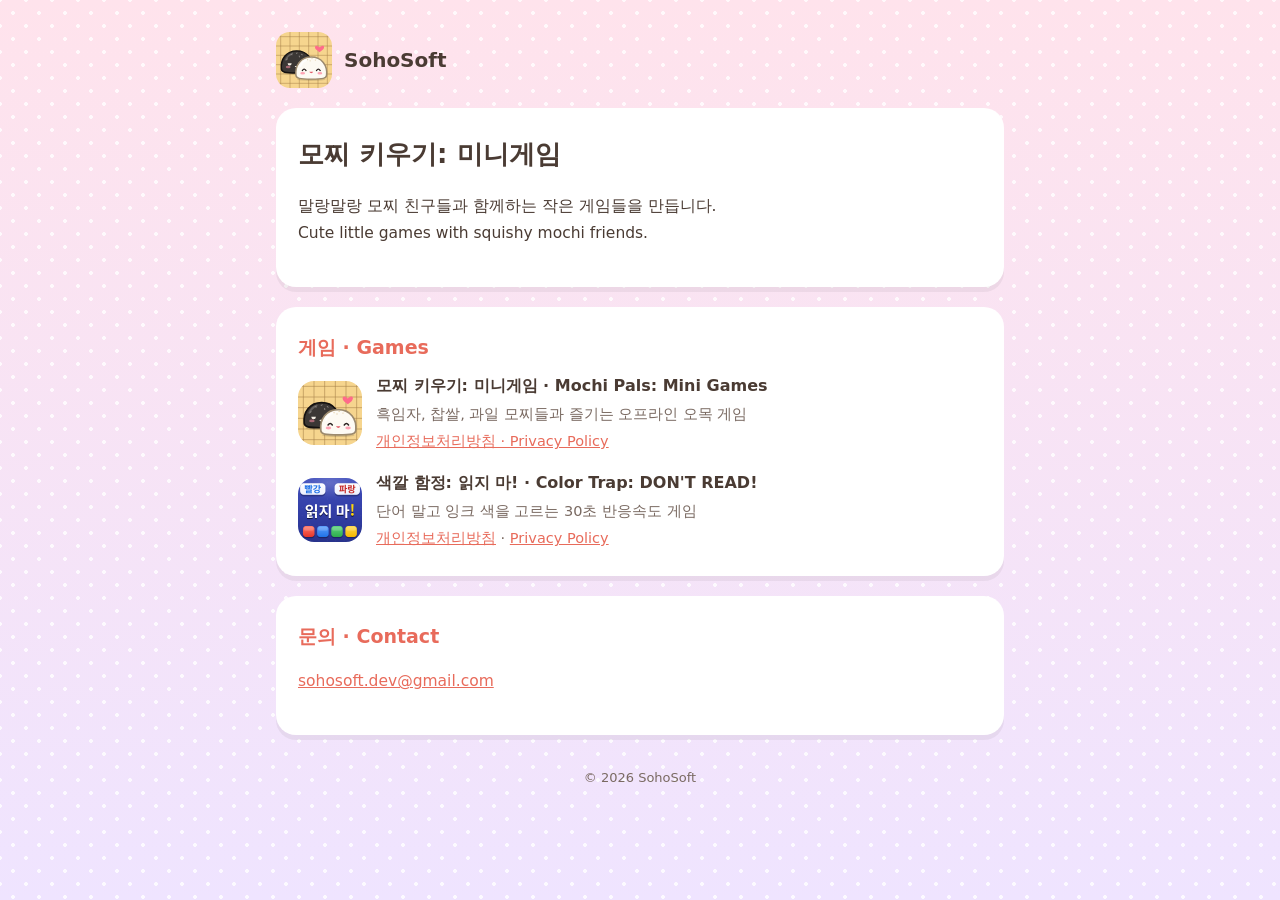
<file: index.html>
<!doctype html>
<html lang="ko">
<head>
  <meta charset="utf-8" />
  <meta name="viewport" content="width=device-width, initial-scale=1" />
  <title>SohoSoft · 모찌 키우기: 미니게임</title>
  <meta name="description" content="SohoSoft는 귀여운 모찌 캐릭터가 나오는 모바일 미니게임을 만듭니다." />
  <link rel="icon" href="assets/omok-icon.svg" />
  <link rel="stylesheet" href="assets/style.css" />
</head>
<body>
<main>
  <header class="top">
    <img src="assets/omok-icon.svg" alt="" />
    <a href="./">SohoSoft</a>
  </header>

  <section class="card">
    <h1>모찌 키우기: 미니게임</h1>
    <p>말랑말랑 모찌 친구들과 함께하는 작은 게임들을 만듭니다.<br />
    Cute little games with squishy mochi friends.</p>
  </section>

  <section class="card">
    <h2 style="margin-top: 0">게임 · Games</h2>
    <div class="apps">
      <div class="app">
        <img src="assets/omok-icon.svg" alt="" />
        <div>
          <h3>모찌 키우기: 미니게임 · Mochi Pals: Mini Games</h3>
          <p>흑임자, 찹쌀, 과일 모찌들과 즐기는 오프라인 오목 게임</p>
          <p><a href="omok/privacy.html">개인정보처리방침 · Privacy Policy</a></p>
        </div>
      </div>
      <div class="app">
        <img src="assets/color-trap-icon.png" alt="" />
        <div>
          <h3>색깔 함정: 읽지 마! · Color Trap: DON'T READ!</h3>
          <p>단어 말고 잉크 색을 고르는 30초 반응속도 게임</p>
          <p><a href="color-trap/privacy-ko.html">개인정보처리방침</a> · <a href="color-trap/privacy-en.html">Privacy Policy</a></p>
        </div>
      </div>
    </div>
  </section>

  <section class="card">
    <h2 style="margin-top: 0">문의 · Contact</h2>
    <p><a href="mailto:sohosoft.dev@gmail.com">sohosoft.dev@gmail.com</a></p>
  </section>

  <footer>© 2026 SohoSoft</footer>
</main>
</body>
</html>
</file>
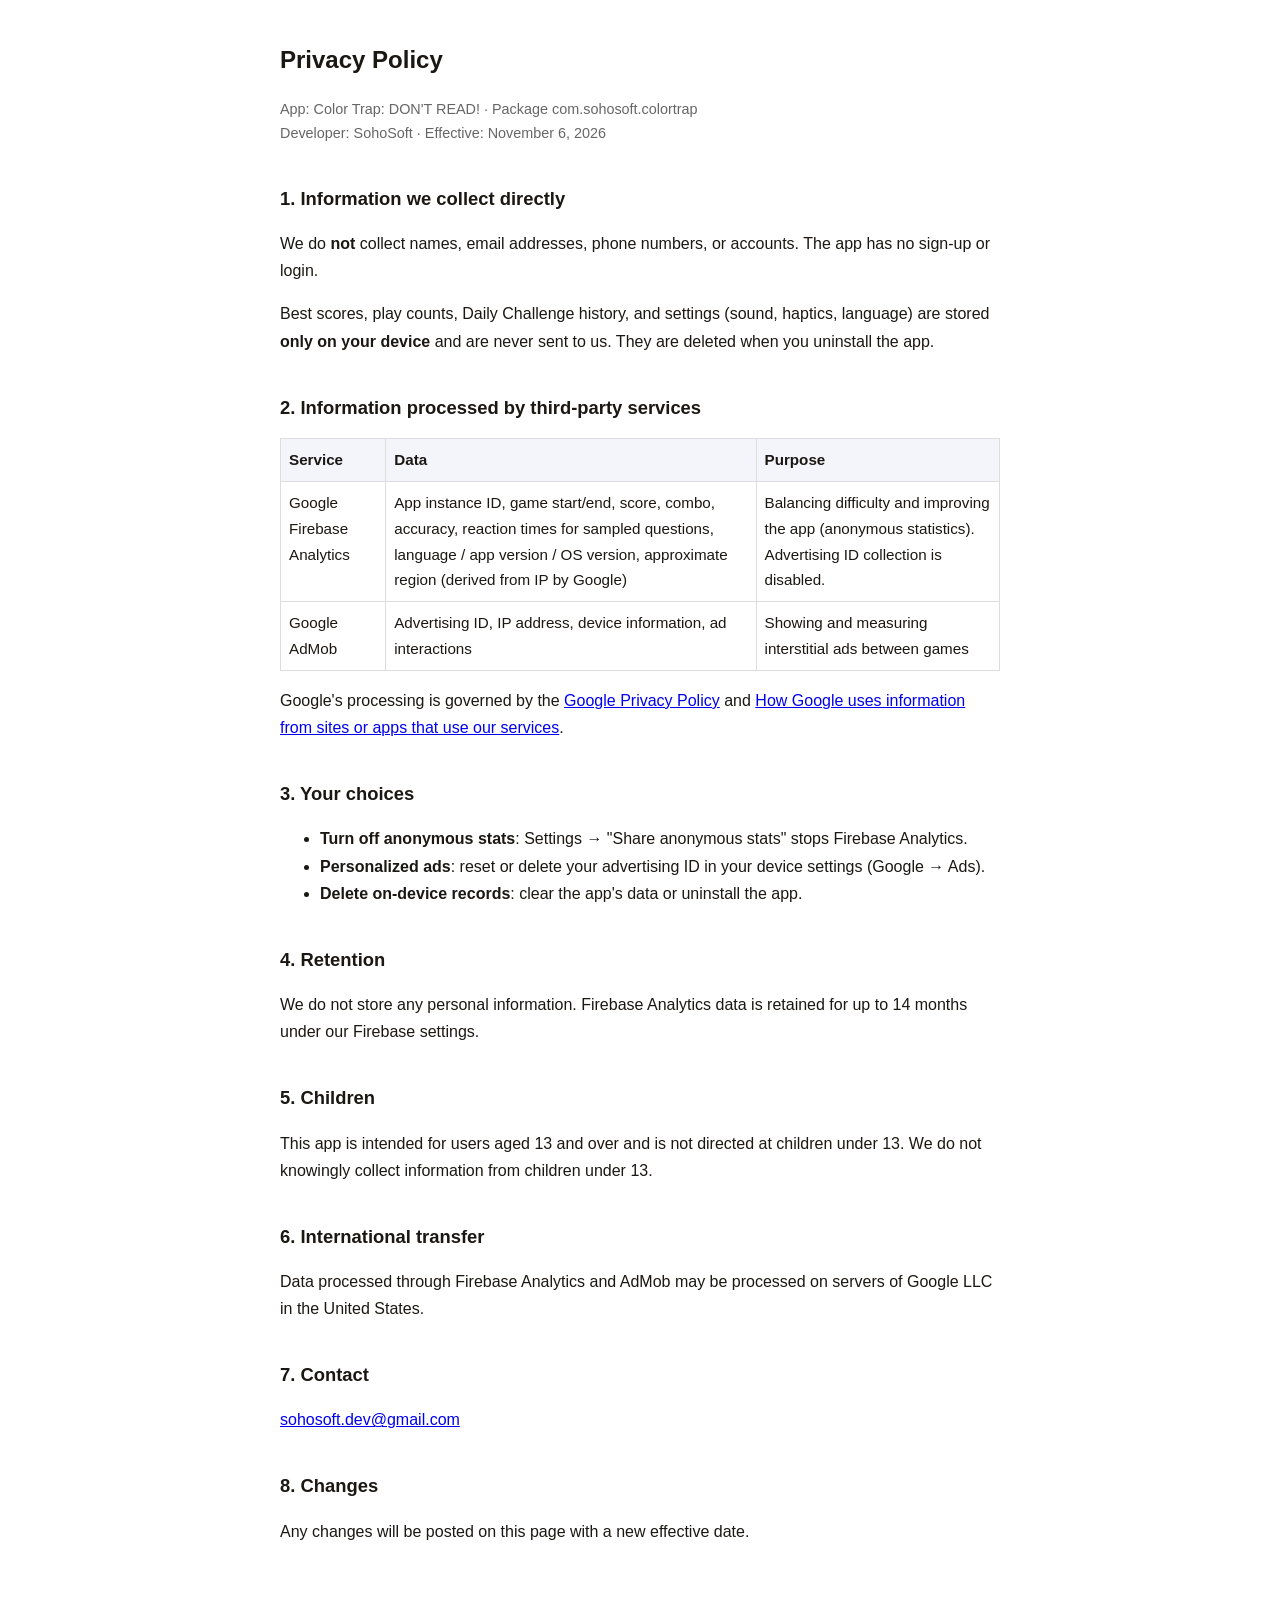
<file: color-trap/privacy-en.html>
<!doctype html>
<html lang="en">
<head>
<meta charset="utf-8">
<meta name="viewport" content="width=device-width, initial-scale=1">
<title>Privacy Policy — Color Trap: DON'T READ!</title>
<style>
  body { font-family: -apple-system, "Segoe UI", Roboto, sans-serif; max-width: 720px; margin: 0 auto; padding: 24px 16px 64px; line-height: 1.7; color: #1b1712; background: #fff; }
  h1 { font-size: 1.5rem; } h2 { font-size: 1.15rem; margin-top: 2em; }
  table { border-collapse: collapse; width: 100%; font-size: .95rem; }
  th, td { border: 1px solid #ddd; padding: 8px; text-align: left; vertical-align: top; }
  th { background: #f4f5fb; }
  .muted { color: #666; font-size: .9rem; }
</style>
</head>
<body>
<h1>Privacy Policy</h1>
<p class="muted">App: Color Trap: DON'T READ! · Package com.sohosoft.colortrap<br>
Developer: SohoSoft · Effective: November 6, 2026</p>

<h2>1. Information we collect directly</h2>
<p>We do <strong>not</strong> collect names, email addresses, phone numbers, or accounts. The app has no sign-up or login.</p>
<p>Best scores, play counts, Daily Challenge history, and settings (sound, haptics, language) are stored <strong>only on your device</strong> and are never sent to us. They are deleted when you uninstall the app.</p>

<h2>2. Information processed by third-party services</h2>
<table>
  <tr><th>Service</th><th>Data</th><th>Purpose</th></tr>
  <tr>
    <td>Google Firebase Analytics</td>
    <td>App instance ID, game start/end, score, combo, accuracy, reaction times for sampled questions, language / app version / OS version, approximate region (derived from IP by Google)</td>
    <td>Balancing difficulty and improving the app (anonymous statistics). Advertising ID collection is disabled.</td>
  </tr>
  <tr>
    <td>Google AdMob</td>
    <td>Advertising ID, IP address, device information, ad interactions</td>
    <td>Showing and measuring interstitial ads between games</td>
  </tr>
</table>
<p>Google's processing is governed by the <a href="https://policies.google.com/privacy">Google Privacy Policy</a> and <a href="https://policies.google.com/technologies/partner-sites">How Google uses information from sites or apps that use our services</a>.</p>

<h2>3. Your choices</h2>
<ul>
  <li><strong>Turn off anonymous stats</strong>: Settings → "Share anonymous stats" stops Firebase Analytics.</li>
  <li><strong>Personalized ads</strong>: reset or delete your advertising ID in your device settings (Google → Ads).</li>
  <li><strong>Delete on-device records</strong>: clear the app's data or uninstall the app.</li>
</ul>

<h2>4. Retention</h2>
<p>We do not store any personal information. Firebase Analytics data is retained for up to 14 months under our Firebase settings.</p>

<h2>5. Children</h2>
<p>This app is intended for users aged 13 and over and is not directed at children under 13. We do not knowingly collect information from children under 13.</p>

<h2>6. International transfer</h2>
<p>Data processed through Firebase Analytics and AdMob may be processed on servers of Google LLC in the United States.</p>

<h2>7. Contact</h2>
<p><a href="mailto:sohosoft.dev@gmail.com">sohosoft.dev@gmail.com</a></p>

<h2>8. Changes</h2>
<p>Any changes will be posted on this page with a new effective date.</p>
</body>
</html>
</file>
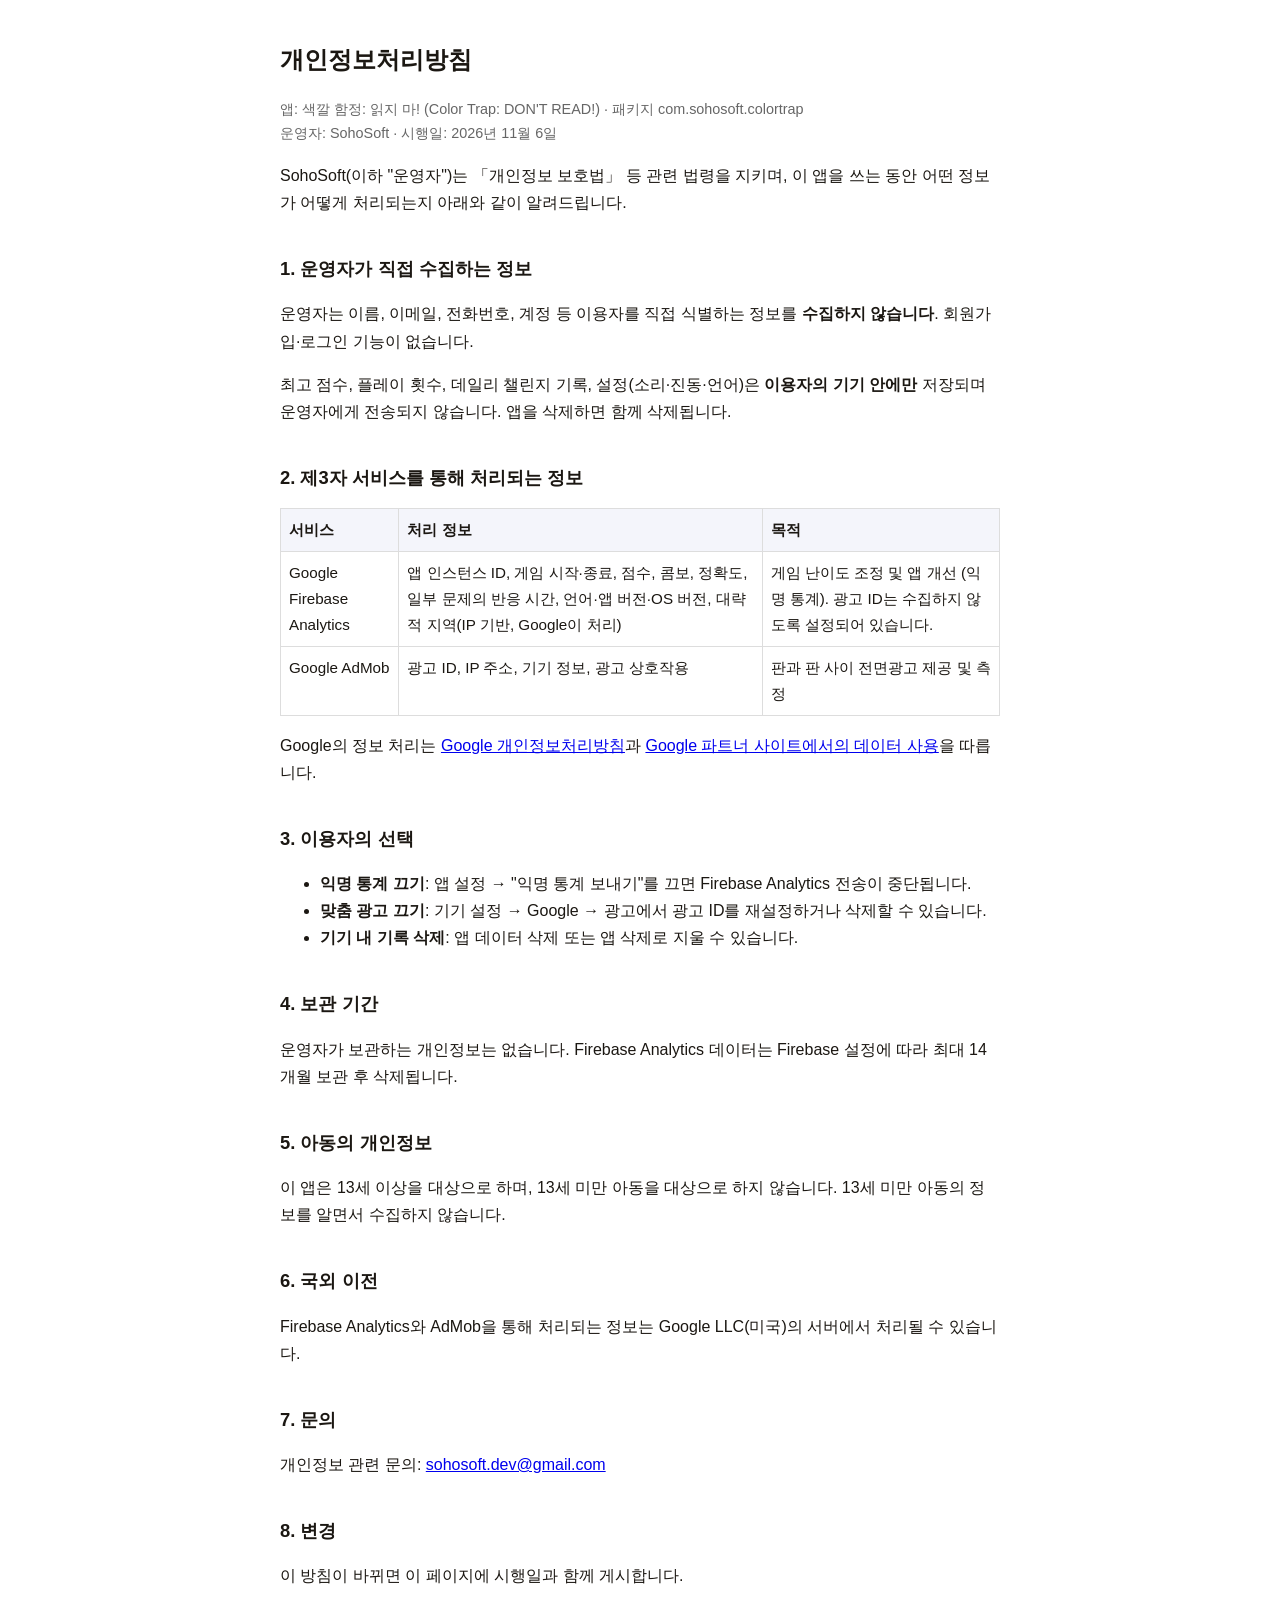
<file: color-trap/privacy-ko.html>
<!doctype html>
<html lang="ko">
<head>
<meta charset="utf-8">
<meta name="viewport" content="width=device-width, initial-scale=1">
<title>개인정보처리방침 — 색깔 함정: 읽지 마!</title>
<style>
  body { font-family: -apple-system, "Pretendard", "Apple SD Gothic Neo", sans-serif; max-width: 720px; margin: 0 auto; padding: 24px 16px 64px; line-height: 1.7; color: #1b1712; background: #fff; }
  h1 { font-size: 1.5rem; } h2 { font-size: 1.15rem; margin-top: 2em; }
  table { border-collapse: collapse; width: 100%; font-size: .95rem; }
  th, td { border: 1px solid #ddd; padding: 8px; text-align: left; vertical-align: top; }
  th { background: #f4f5fb; }
  .muted { color: #666; font-size: .9rem; }
</style>
</head>
<body>
<h1>개인정보처리방침</h1>
<p class="muted">앱: 색깔 함정: 읽지 마! (Color Trap: DON'T READ!) · 패키지 com.sohosoft.colortrap<br>
운영자: SohoSoft · 시행일: 2026년 11월 6일</p>

<p>SohoSoft(이하 "운영자")는 「개인정보 보호법」 등 관련 법령을 지키며, 이 앱을 쓰는 동안 어떤 정보가 어떻게 처리되는지 아래와 같이 알려드립니다.</p>

<h2>1. 운영자가 직접 수집하는 정보</h2>
<p>운영자는 이름, 이메일, 전화번호, 계정 등 이용자를 직접 식별하는 정보를 <strong>수집하지 않습니다</strong>. 회원가입·로그인 기능이 없습니다.</p>
<p>최고 점수, 플레이 횟수, 데일리 챌린지 기록, 설정(소리·진동·언어)은 <strong>이용자의 기기 안에만</strong> 저장되며 운영자에게 전송되지 않습니다. 앱을 삭제하면 함께 삭제됩니다.</p>

<h2>2. 제3자 서비스를 통해 처리되는 정보</h2>
<table>
  <tr><th>서비스</th><th>처리 정보</th><th>목적</th></tr>
  <tr>
    <td>Google Firebase Analytics</td>
    <td>앱 인스턴스 ID, 게임 시작·종료, 점수, 콤보, 정확도, 일부 문제의 반응 시간, 언어·앱 버전·OS 버전, 대략적 지역(IP 기반, Google이 처리)</td>
    <td>게임 난이도 조정 및 앱 개선 (익명 통계). 광고 ID는 수집하지 않도록 설정되어 있습니다.</td>
  </tr>
  <tr>
    <td>Google AdMob</td>
    <td>광고 ID, IP 주소, 기기 정보, 광고 상호작용</td>
    <td>판과 판 사이 전면광고 제공 및 측정</td>
  </tr>
</table>
<p>Google의 정보 처리는 <a href="https://policies.google.com/privacy?hl=ko">Google 개인정보처리방침</a>과 <a href="https://policies.google.com/technologies/partner-sites?hl=ko">Google 파트너 사이트에서의 데이터 사용</a>을 따릅니다.</p>

<h2>3. 이용자의 선택</h2>
<ul>
  <li><strong>익명 통계 끄기</strong>: 앱 설정 → "익명 통계 보내기"를 끄면 Firebase Analytics 전송이 중단됩니다.</li>
  <li><strong>맞춤 광고 끄기</strong>: 기기 설정 → Google → 광고에서 광고 ID를 재설정하거나 삭제할 수 있습니다.</li>
  <li><strong>기기 내 기록 삭제</strong>: 앱 데이터 삭제 또는 앱 삭제로 지울 수 있습니다.</li>
</ul>

<h2>4. 보관 기간</h2>
<p>운영자가 보관하는 개인정보는 없습니다. Firebase Analytics 데이터는 Firebase 설정에 따라 최대 14개월 보관 후 삭제됩니다.</p>

<h2>5. 아동의 개인정보</h2>
<p>이 앱은 13세 이상을 대상으로 하며, 13세 미만 아동을 대상으로 하지 않습니다. 13세 미만 아동의 정보를 알면서 수집하지 않습니다.</p>

<h2>6. 국외 이전</h2>
<p>Firebase Analytics와 AdMob을 통해 처리되는 정보는 Google LLC(미국)의 서버에서 처리될 수 있습니다.</p>

<h2>7. 문의</h2>
<p>개인정보 관련 문의: <a href="mailto:sohosoft.dev@gmail.com">sohosoft.dev@gmail.com</a></p>

<h2>8. 변경</h2>
<p>이 방침이 바뀌면 이 페이지에 시행일과 함께 게시합니다.</p>
</body>
</html>
</file>
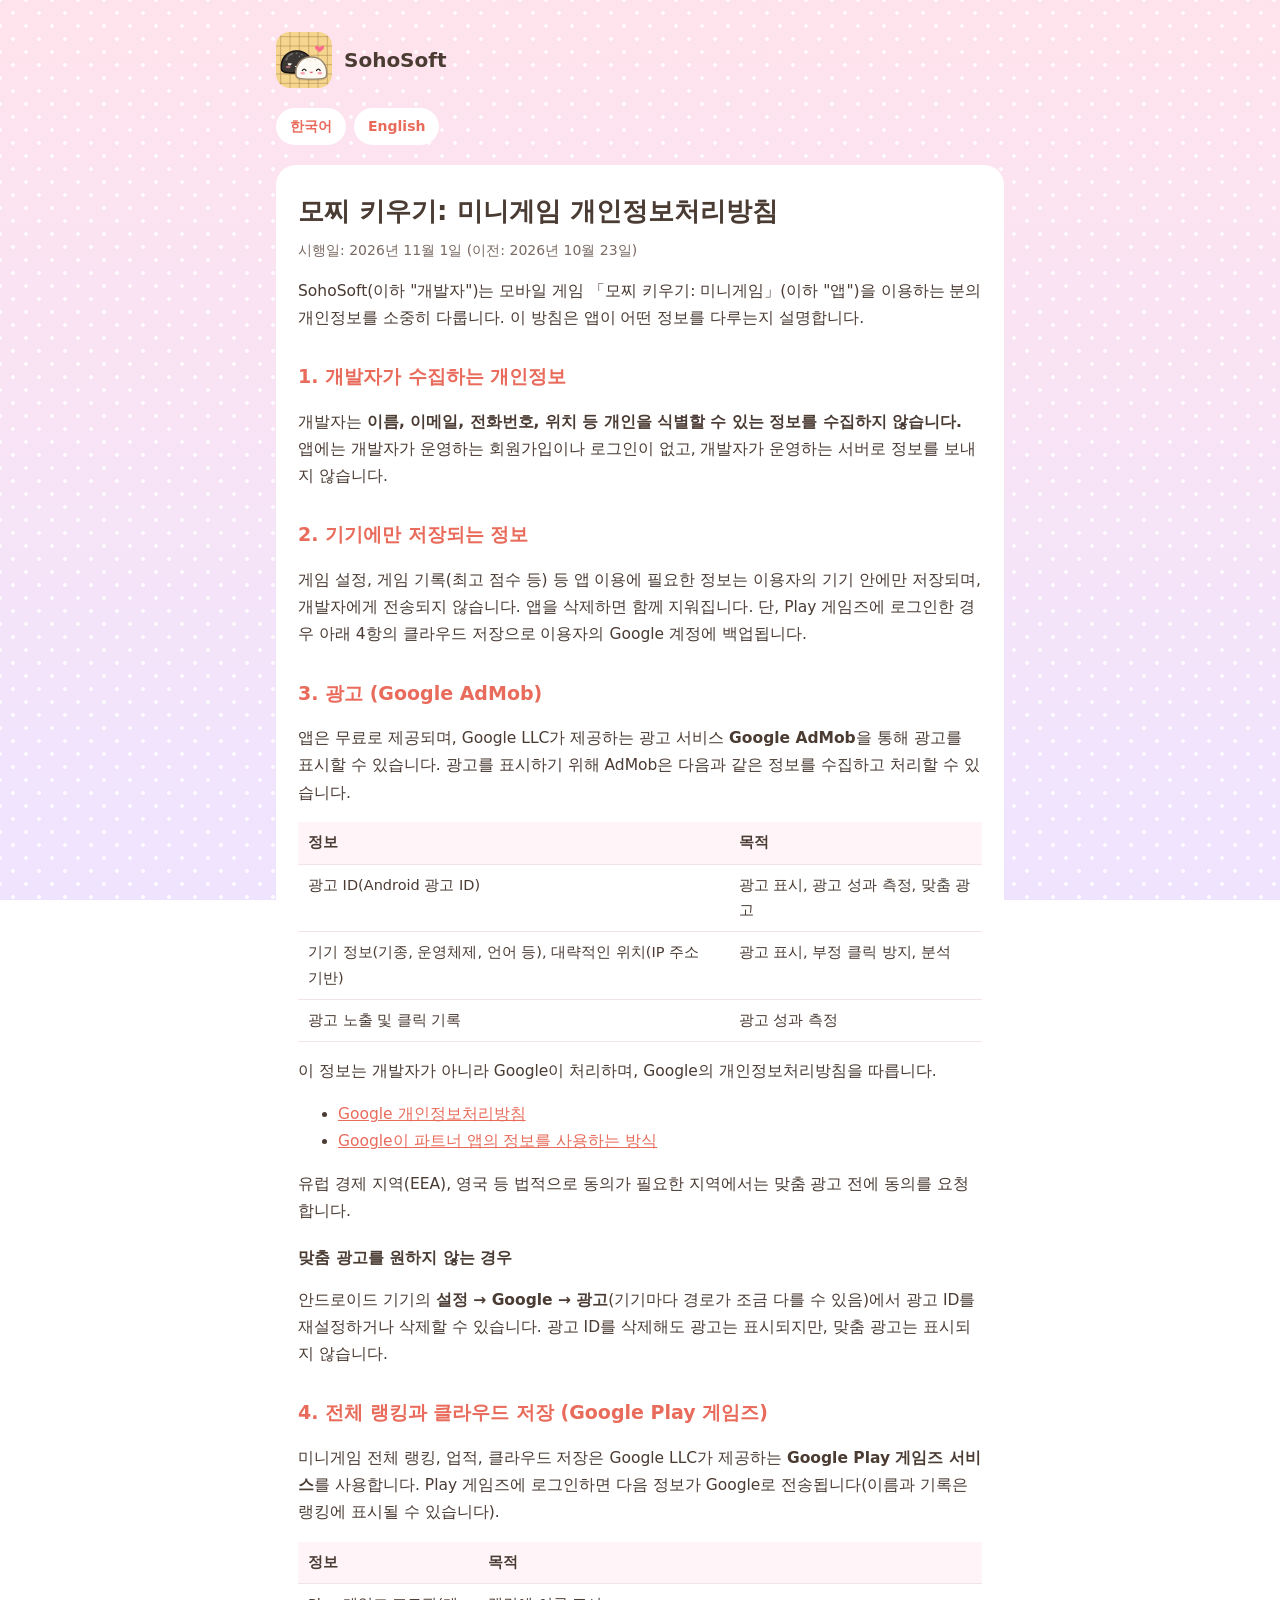
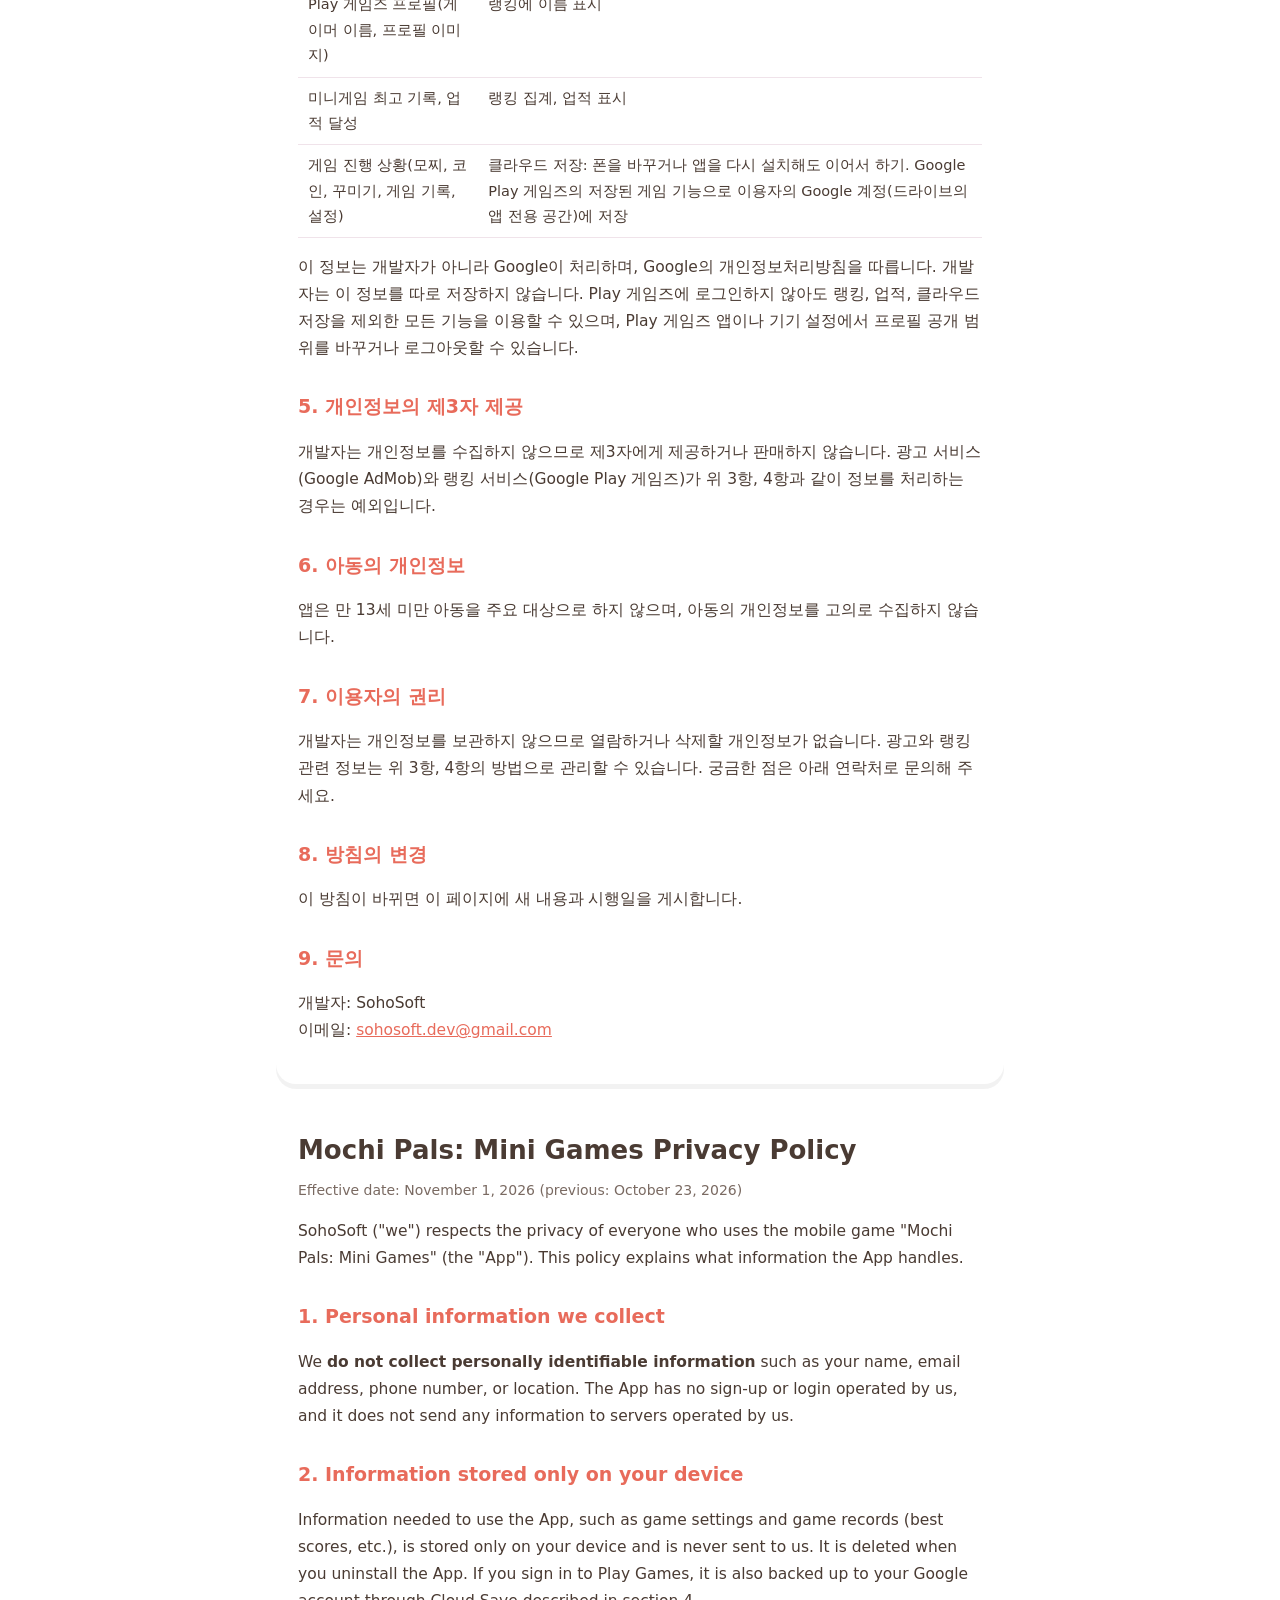
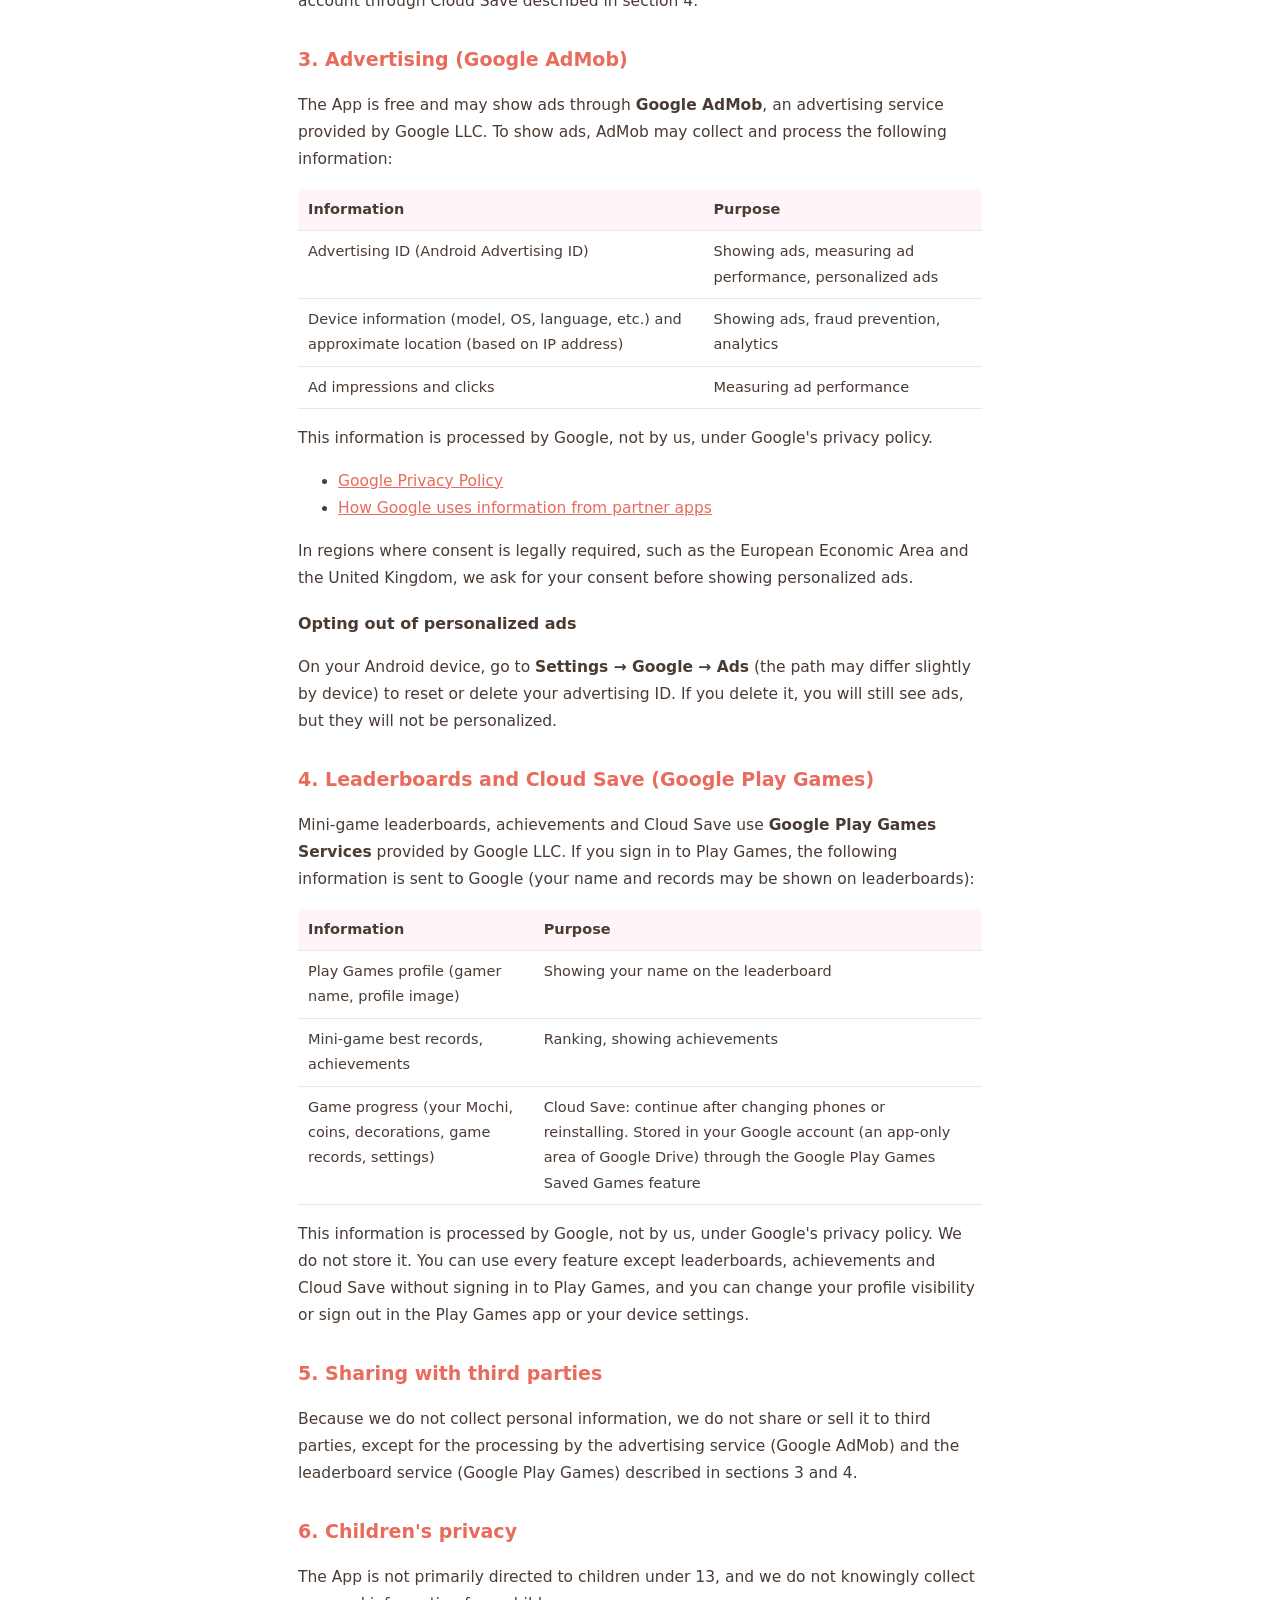
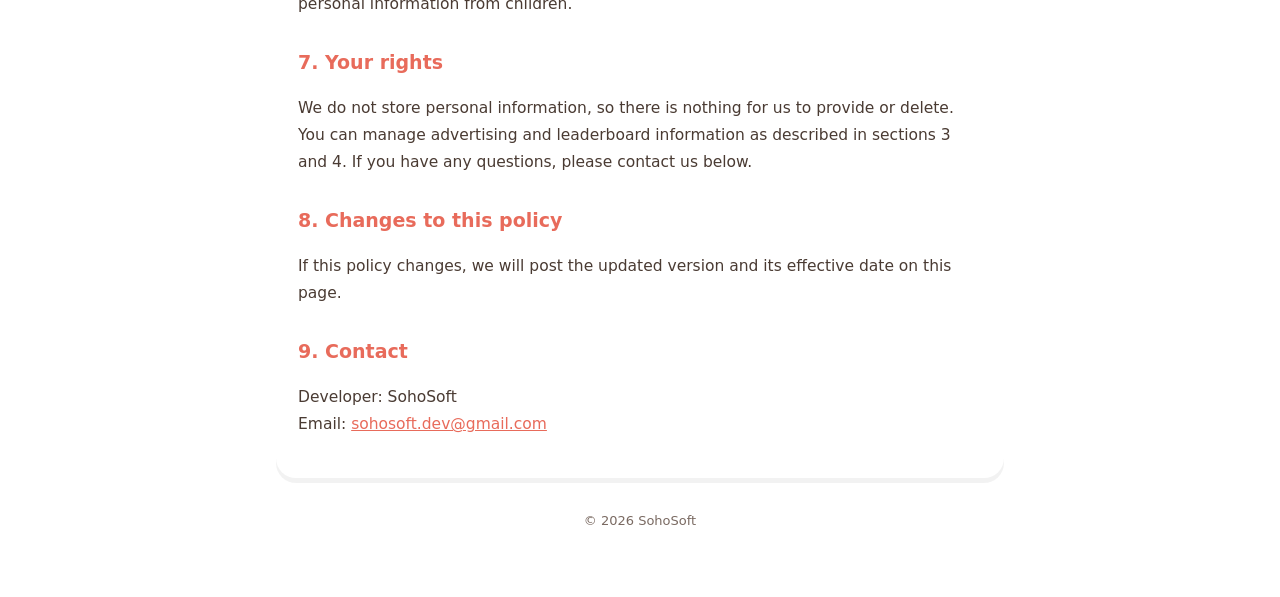
<file: omok/privacy.html>
<!doctype html>
<html lang="ko">
<head>
  <meta charset="utf-8" />
  <meta name="viewport" content="width=device-width, initial-scale=1" />
  <title>모찌 키우기: 미니게임 개인정보처리방침 · Mochi Pals: Mini Games Privacy Policy</title>
  <meta name="description" content="모찌 키우기: 미니게임(Mochi Pals: Mini Games) 앱의 개인정보처리방침입니다." />
  <link rel="icon" href="../assets/omok-icon.svg" />
  <link rel="stylesheet" href="../assets/style.css" />
</head>
<body>
<main>
  <header class="top">
    <img src="../assets/omok-icon.svg" alt="" />
    <a href="../">SohoSoft</a>
  </header>

  <nav class="lang">
    <a href="#ko">한국어</a>
    <a href="#en">English</a>
  </nav>

  <!-- ===================== 한국어 ===================== -->
  <article class="card" id="ko" lang="ko">
    <h1>모찌 키우기: 미니게임 개인정보처리방침</h1>
    <p class="meta">시행일: 2026년 11월 1일 (이전: 2026년 10월 23일)</p>

    <p>SohoSoft(이하 "개발자")는 모바일 게임 「모찌 키우기: 미니게임」(이하 "앱")을 이용하는 분의 개인정보를 소중히 다룹니다. 이 방침은 앱이 어떤 정보를 다루는지 설명합니다.</p>

    <h2>1. 개발자가 수집하는 개인정보</h2>
    <p>개발자는 <strong>이름, 이메일, 전화번호, 위치 등 개인을 식별할 수 있는 정보를 수집하지 않습니다.</strong> 앱에는 개발자가 운영하는 회원가입이나 로그인이 없고, 개발자가 운영하는 서버로 정보를 보내지 않습니다.</p>

    <h2>2. 기기에만 저장되는 정보</h2>
    <p>게임 설정, 게임 기록(최고 점수 등) 등 앱 이용에 필요한 정보는 이용자의 기기 안에만 저장되며, 개발자에게 전송되지 않습니다. 앱을 삭제하면 함께 지워집니다. 단, Play 게임즈에 로그인한 경우 아래 4항의 클라우드 저장으로 이용자의 Google 계정에 백업됩니다.</p>

    <h2>3. 광고 (Google AdMob)</h2>
    <p>앱은 무료로 제공되며, Google LLC가 제공하는 광고 서비스 <strong>Google AdMob</strong>을 통해 광고를 표시할 수 있습니다. 광고를 표시하기 위해 AdMob은 다음과 같은 정보를 수집하고 처리할 수 있습니다.</p>
    <table>
      <tr><th>정보</th><th>목적</th></tr>
      <tr><td>광고 ID(Android 광고 ID)</td><td>광고 표시, 광고 성과 측정, 맞춤 광고</td></tr>
      <tr><td>기기 정보(기종, 운영체제, 언어 등), 대략적인 위치(IP 주소 기반)</td><td>광고 표시, 부정 클릭 방지, 분석</td></tr>
      <tr><td>광고 노출 및 클릭 기록</td><td>광고 성과 측정</td></tr>
    </table>
    <p>이 정보는 개발자가 아니라 Google이 처리하며, Google의 개인정보처리방침을 따릅니다.</p>
    <ul>
      <li><a href="https://policies.google.com/privacy" rel="noopener">Google 개인정보처리방침</a></li>
      <li><a href="https://policies.google.com/technologies/partner-sites" rel="noopener">Google이 파트너 앱의 정보를 사용하는 방식</a></li>
    </ul>
    <p>유럽 경제 지역(EEA), 영국 등 법적으로 동의가 필요한 지역에서는 맞춤 광고 전에 동의를 요청합니다.</p>

    <h3>맞춤 광고를 원하지 않는 경우</h3>
    <p>안드로이드 기기의 <strong>설정 → Google → 광고</strong>(기기마다 경로가 조금 다를 수 있음)에서 광고 ID를 재설정하거나 삭제할 수 있습니다. 광고 ID를 삭제해도 광고는 표시되지만, 맞춤 광고는 표시되지 않습니다.</p>

    <h2>4. 전체 랭킹과 클라우드 저장 (Google Play 게임즈)</h2>
    <p>미니게임 전체 랭킹, 업적, 클라우드 저장은 Google LLC가 제공하는 <strong>Google Play 게임즈 서비스</strong>를 사용합니다. Play 게임즈에 로그인하면 다음 정보가 Google로 전송됩니다(이름과 기록은 랭킹에 표시될 수 있습니다).</p>
    <table>
      <tr><th>정보</th><th>목적</th></tr>
      <tr><td>Play 게임즈 프로필(게이머 이름, 프로필 이미지)</td><td>랭킹에 이름 표시</td></tr>
      <tr><td>미니게임 최고 기록, 업적 달성</td><td>랭킹 집계, 업적 표시</td></tr>
      <tr><td>게임 진행 상황(모찌, 코인, 꾸미기, 게임 기록, 설정)</td><td>클라우드 저장: 폰을 바꾸거나 앱을 다시 설치해도 이어서 하기. Google Play 게임즈의 저장된 게임 기능으로 이용자의 Google 계정(드라이브의 앱 전용 공간)에 저장</td></tr>
    </table>
    <p>이 정보는 개발자가 아니라 Google이 처리하며, Google의 개인정보처리방침을 따릅니다. 개발자는 이 정보를 따로 저장하지 않습니다. Play 게임즈에 로그인하지 않아도 랭킹, 업적, 클라우드 저장을 제외한 모든 기능을 이용할 수 있으며, Play 게임즈 앱이나 기기 설정에서 프로필 공개 범위를 바꾸거나 로그아웃할 수 있습니다.</p>

    <h2>5. 개인정보의 제3자 제공</h2>
    <p>개발자는 개인정보를 수집하지 않으므로 제3자에게 제공하거나 판매하지 않습니다. 광고 서비스(Google AdMob)와 랭킹 서비스(Google Play 게임즈)가 위 3항, 4항과 같이 정보를 처리하는 경우는 예외입니다.</p>

    <h2>6. 아동의 개인정보</h2>
    <p>앱은 만 13세 미만 아동을 주요 대상으로 하지 않으며, 아동의 개인정보를 고의로 수집하지 않습니다.</p>

    <h2>7. 이용자의 권리</h2>
    <p>개발자는 개인정보를 보관하지 않으므로 열람하거나 삭제할 개인정보가 없습니다. 광고와 랭킹 관련 정보는 위 3항, 4항의 방법으로 관리할 수 있습니다. 궁금한 점은 아래 연락처로 문의해 주세요.</p>

    <h2>8. 방침의 변경</h2>
    <p>이 방침이 바뀌면 이 페이지에 새 내용과 시행일을 게시합니다.</p>

    <h2>9. 문의</h2>
    <p>개발자: SohoSoft<br />이메일: <a href="mailto:sohosoft.dev@gmail.com">sohosoft.dev@gmail.com</a></p>
  </article>

  <!-- ===================== English ===================== -->
  <article class="card" id="en" lang="en">
    <h1>Mochi Pals: Mini Games Privacy Policy</h1>
    <p class="meta">Effective date: November 1, 2026 (previous: October 23, 2026)</p>

    <p>SohoSoft ("we") respects the privacy of everyone who uses the mobile game "Mochi Pals: Mini Games" (the "App"). This policy explains what information the App handles.</p>

    <h2>1. Personal information we collect</h2>
    <p>We <strong>do not collect personally identifiable information</strong> such as your name, email address, phone number, or location. The App has no sign-up or login operated by us, and it does not send any information to servers operated by us.</p>

    <h2>2. Information stored only on your device</h2>
    <p>Information needed to use the App, such as game settings and game records (best scores, etc.), is stored only on your device and is never sent to us. It is deleted when you uninstall the App. If you sign in to Play Games, it is also backed up to your Google account through Cloud Save described in section 4.</p>

    <h2>3. Advertising (Google AdMob)</h2>
    <p>The App is free and may show ads through <strong>Google AdMob</strong>, an advertising service provided by Google LLC. To show ads, AdMob may collect and process the following information:</p>
    <table>
      <tr><th>Information</th><th>Purpose</th></tr>
      <tr><td>Advertising ID (Android Advertising ID)</td><td>Showing ads, measuring ad performance, personalized ads</td></tr>
      <tr><td>Device information (model, OS, language, etc.) and approximate location (based on IP address)</td><td>Showing ads, fraud prevention, analytics</td></tr>
      <tr><td>Ad impressions and clicks</td><td>Measuring ad performance</td></tr>
    </table>
    <p>This information is processed by Google, not by us, under Google's privacy policy.</p>
    <ul>
      <li><a href="https://policies.google.com/privacy?hl=en" rel="noopener">Google Privacy Policy</a></li>
      <li><a href="https://policies.google.com/technologies/partner-sites?hl=en" rel="noopener">How Google uses information from partner apps</a></li>
    </ul>
    <p>In regions where consent is legally required, such as the European Economic Area and the United Kingdom, we ask for your consent before showing personalized ads.</p>

    <h3>Opting out of personalized ads</h3>
    <p>On your Android device, go to <strong>Settings → Google → Ads</strong> (the path may differ slightly by device) to reset or delete your advertising ID. If you delete it, you will still see ads, but they will not be personalized.</p>

    <h2>4. Leaderboards and Cloud Save (Google Play Games)</h2>
    <p>Mini-game leaderboards, achievements and Cloud Save use <strong>Google Play Games Services</strong> provided by Google LLC. If you sign in to Play Games, the following information is sent to Google (your name and records may be shown on leaderboards):</p>
    <table>
      <tr><th>Information</th><th>Purpose</th></tr>
      <tr><td>Play Games profile (gamer name, profile image)</td><td>Showing your name on the leaderboard</td></tr>
      <tr><td>Mini-game best records, achievements</td><td>Ranking, showing achievements</td></tr>
      <tr><td>Game progress (your Mochi, coins, decorations, game records, settings)</td><td>Cloud Save: continue after changing phones or reinstalling. Stored in your Google account (an app-only area of Google Drive) through the Google Play Games Saved Games feature</td></tr>
    </table>
    <p>This information is processed by Google, not by us, under Google's privacy policy. We do not store it. You can use every feature except leaderboards, achievements and Cloud Save without signing in to Play Games, and you can change your profile visibility or sign out in the Play Games app or your device settings.</p>

    <h2>5. Sharing with third parties</h2>
    <p>Because we do not collect personal information, we do not share or sell it to third parties, except for the processing by the advertising service (Google AdMob) and the leaderboard service (Google Play Games) described in sections 3 and 4.</p>

    <h2>6. Children's privacy</h2>
    <p>The App is not primarily directed to children under 13, and we do not knowingly collect personal information from children.</p>

    <h2>7. Your rights</h2>
    <p>We do not store personal information, so there is nothing for us to provide or delete. You can manage advertising and leaderboard information as described in sections 3 and 4. If you have any questions, please contact us below.</p>

    <h2>8. Changes to this policy</h2>
    <p>If this policy changes, we will post the updated version and its effective date on this page.</p>

    <h2>9. Contact</h2>
    <p>Developer: SohoSoft<br />Email: <a href="mailto:sohosoft.dev@gmail.com">sohosoft.dev@gmail.com</a></p>
  </article>

  <footer>© 2026 SohoSoft</footer>
</main>
</body>
</html>
</file>
<file: assets/style.css>
/* SohoSoft 사이트 공통 스타일: 앱과 같은 솜사탕 하늘 톤, 글은 읽기 편한 기본 글꼴 */

:root {
  --ink: #4a3b33;
  --muted: #7a6a62;
  --coral: #e86b5b;
  --card: #ffffff;
  --line: #f0e3ea;
}

* { box-sizing: border-box; }

body {
  margin: 0;
  color: var(--ink);
  font-family: system-ui, -apple-system, "Apple SD Gothic Neo", "Malgun Gothic", "Noto Sans KR", sans-serif;
  line-height: 1.75;
  background:
    radial-gradient(circle, rgba(255, 255, 255, 0.8) 1.6px, transparent 2.2px) 0 0 / 26px 26px,
    radial-gradient(circle, rgba(255, 255, 255, 0.8) 1.6px, transparent 2.2px) 13px 13px / 26px 26px,
    linear-gradient(180deg, #ffe3ec 0%, #efe4ff 100%);
  background-attachment: fixed;
  min-height: 100vh;
}

main { max-width: 760px; margin: 0 auto; padding: 32px 16px 64px; }

header.top { display: flex; align-items: center; gap: 12px; margin-bottom: 20px; }
header.top img { width: 56px; height: 56px; border-radius: 14px; }
header.top a { color: inherit; text-decoration: none; font-weight: 700; font-size: 20px; }

.card {
  background: var(--card);
  border-radius: 20px;
  padding: 24px 22px;
  box-shadow: 0 5px 0 rgba(0, 0, 0, 0.05);
  margin-bottom: 20px;
}

h1 { font-size: 26px; margin: 0 0 4px; }
h2 { font-size: 19px; margin: 28px 0 8px; color: var(--coral); }
h3 { font-size: 16px; margin: 18px 0 6px; }
p, li { font-size: 15.5px; }
.meta { color: var(--muted); font-size: 14px; margin: 0; }
a { color: var(--coral); }

.lang { display: flex; gap: 8px; margin: 0 0 20px; }
.lang a {
  padding: 6px 14px;
  border-radius: 999px;
  background: #fff;
  text-decoration: none;
  font-size: 14px;
  font-weight: 700;
}

table { width: 100%; border-collapse: collapse; font-size: 14.5px; margin: 8px 0; }
th, td { text-align: left; padding: 8px 10px; border-bottom: 1px solid var(--line); vertical-align: top; }
th { background: #fff5f8; }

.apps { display: grid; gap: 14px; }
.app { display: flex; gap: 14px; align-items: center; }
.app img { width: 64px; height: 64px; border-radius: 16px; flex: none; }
.app h3 { margin: 0; }
.app p { margin: 2px 0 0; color: var(--muted); font-size: 14.5px; }

footer { text-align: center; color: var(--muted); font-size: 13px; margin-top: 32px; }
</file>
